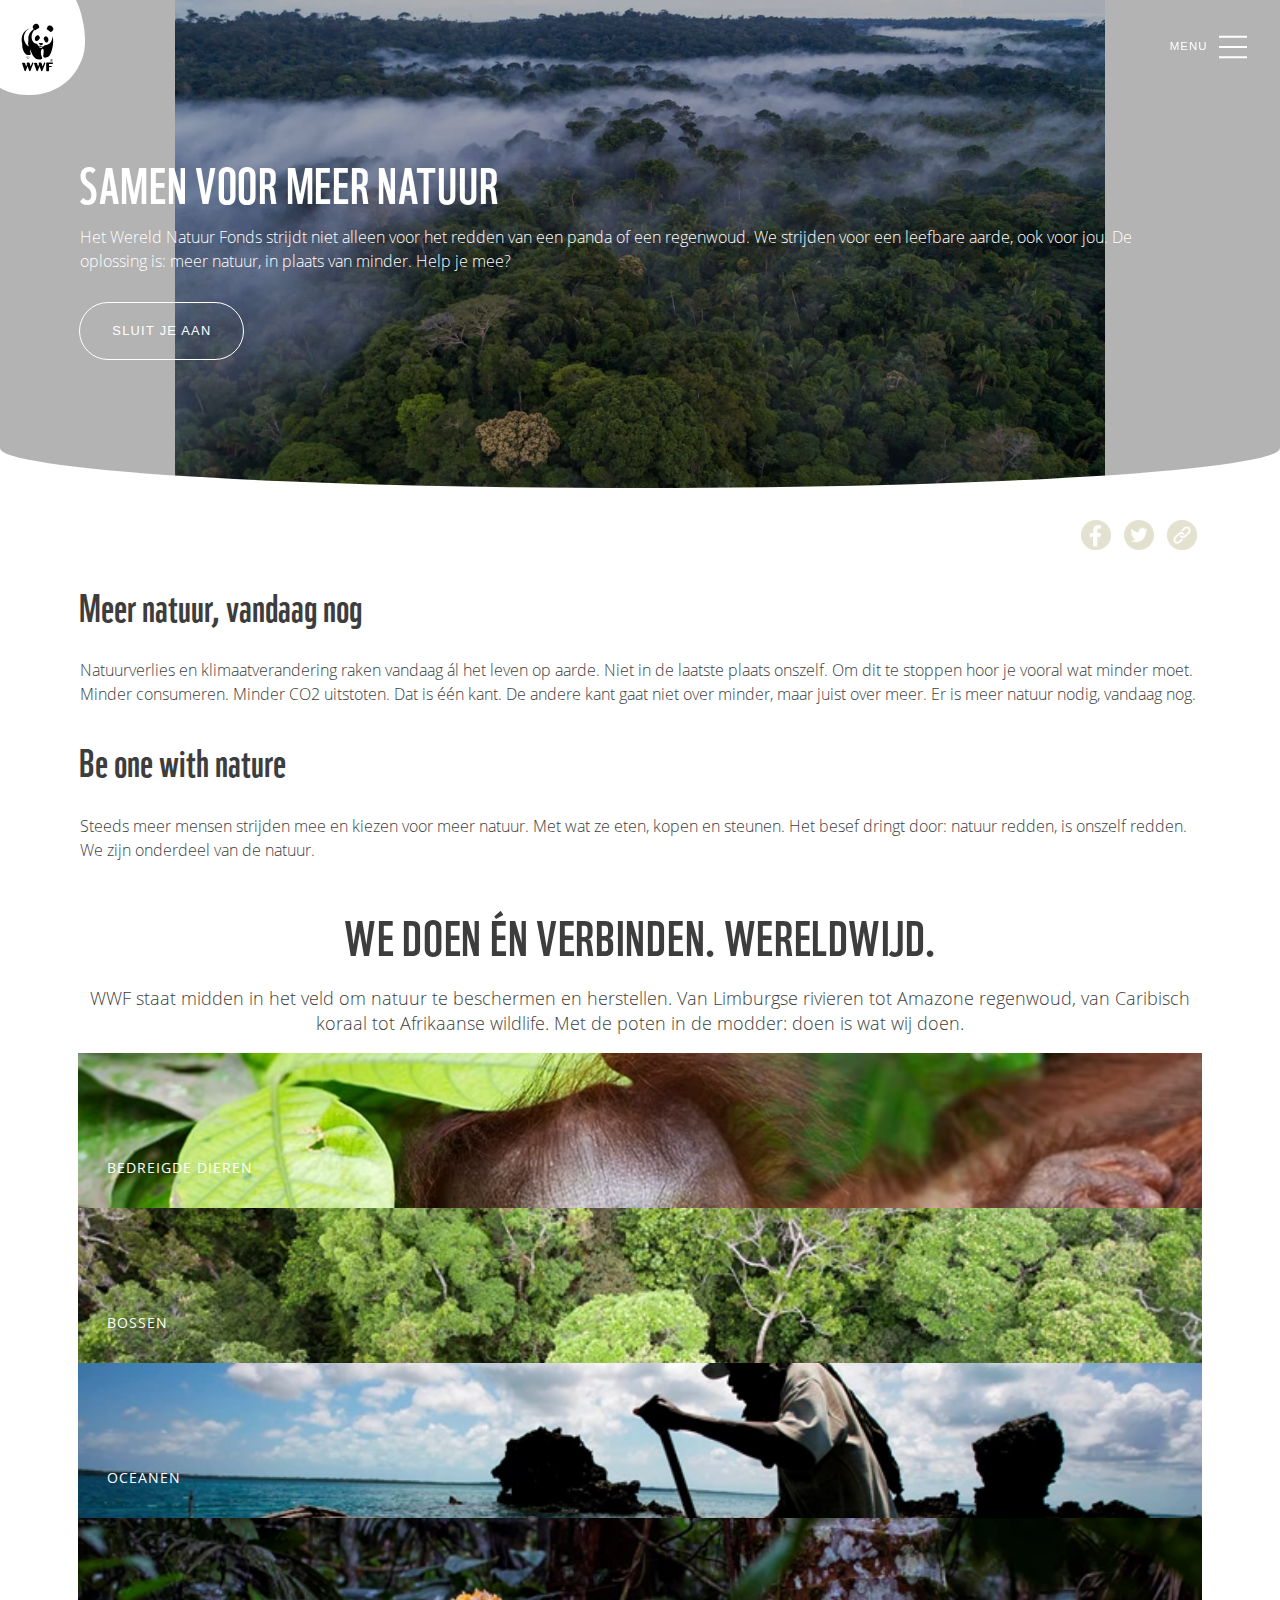
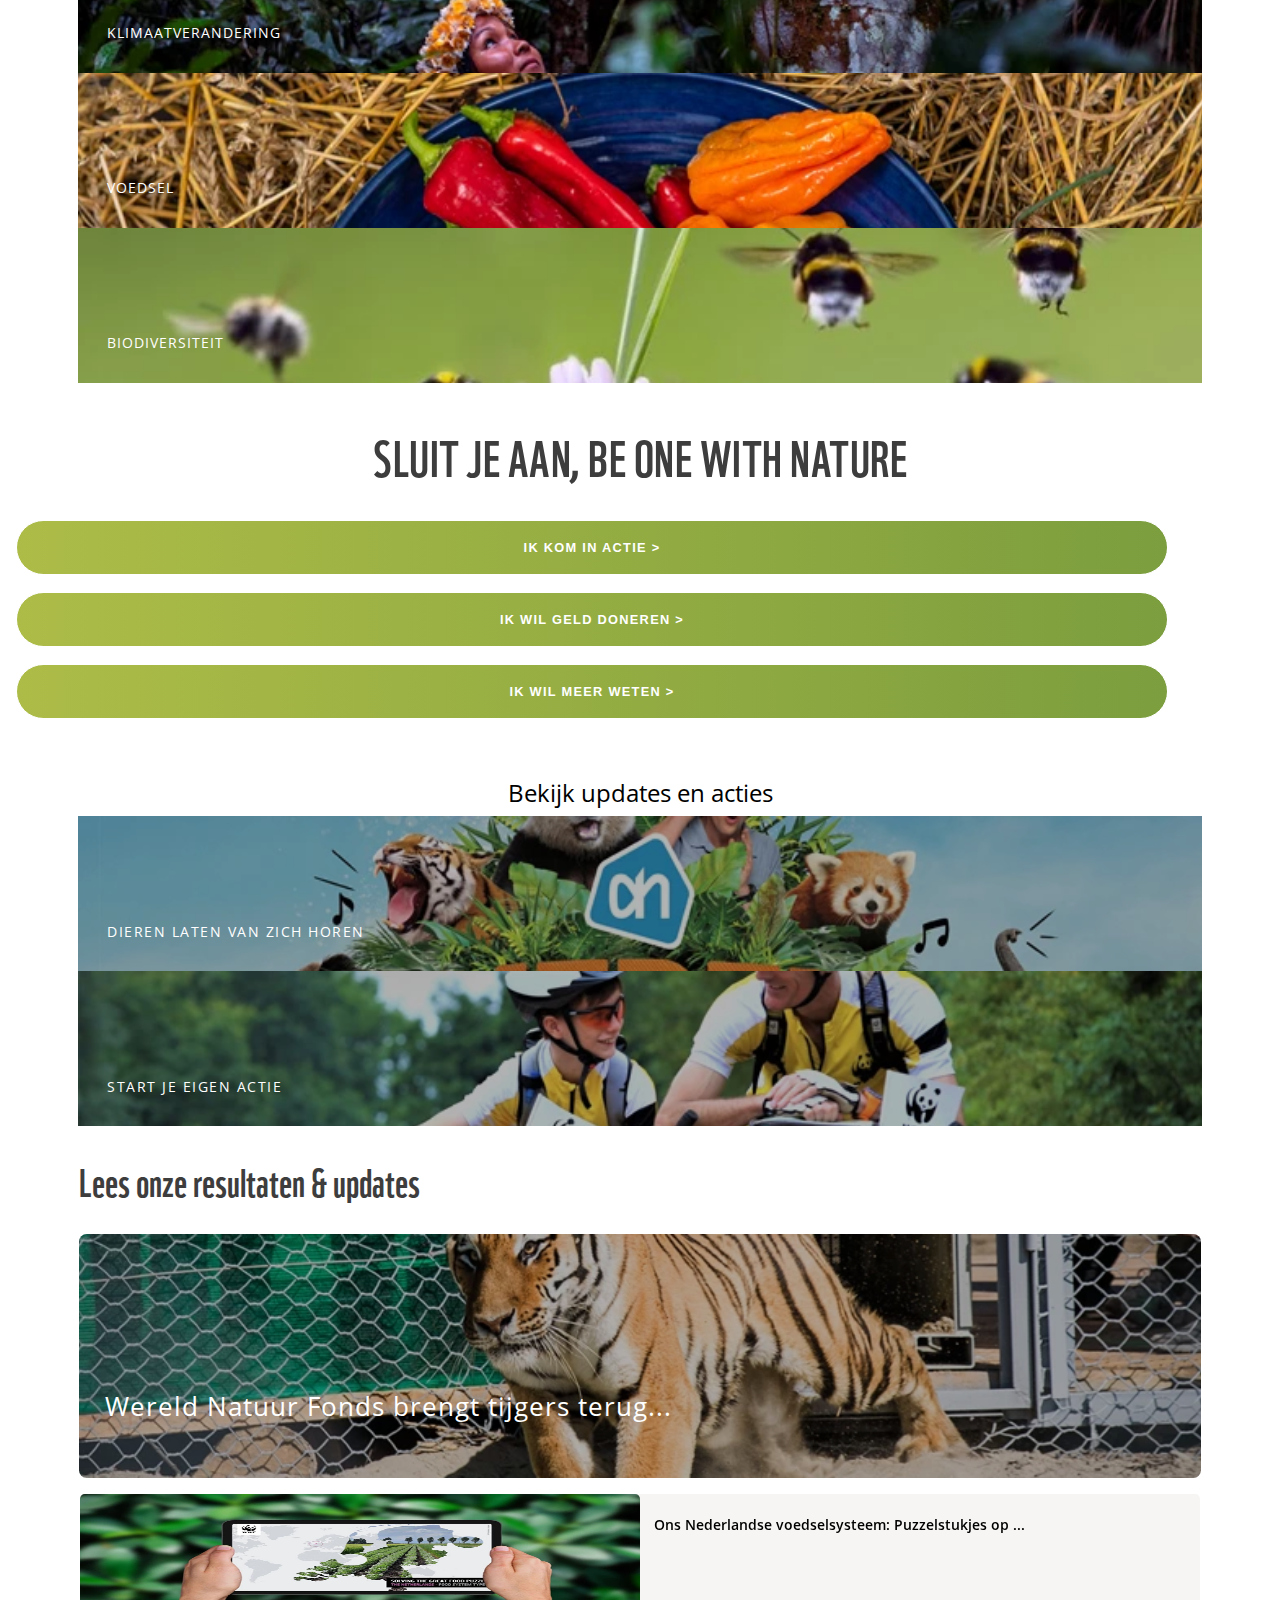
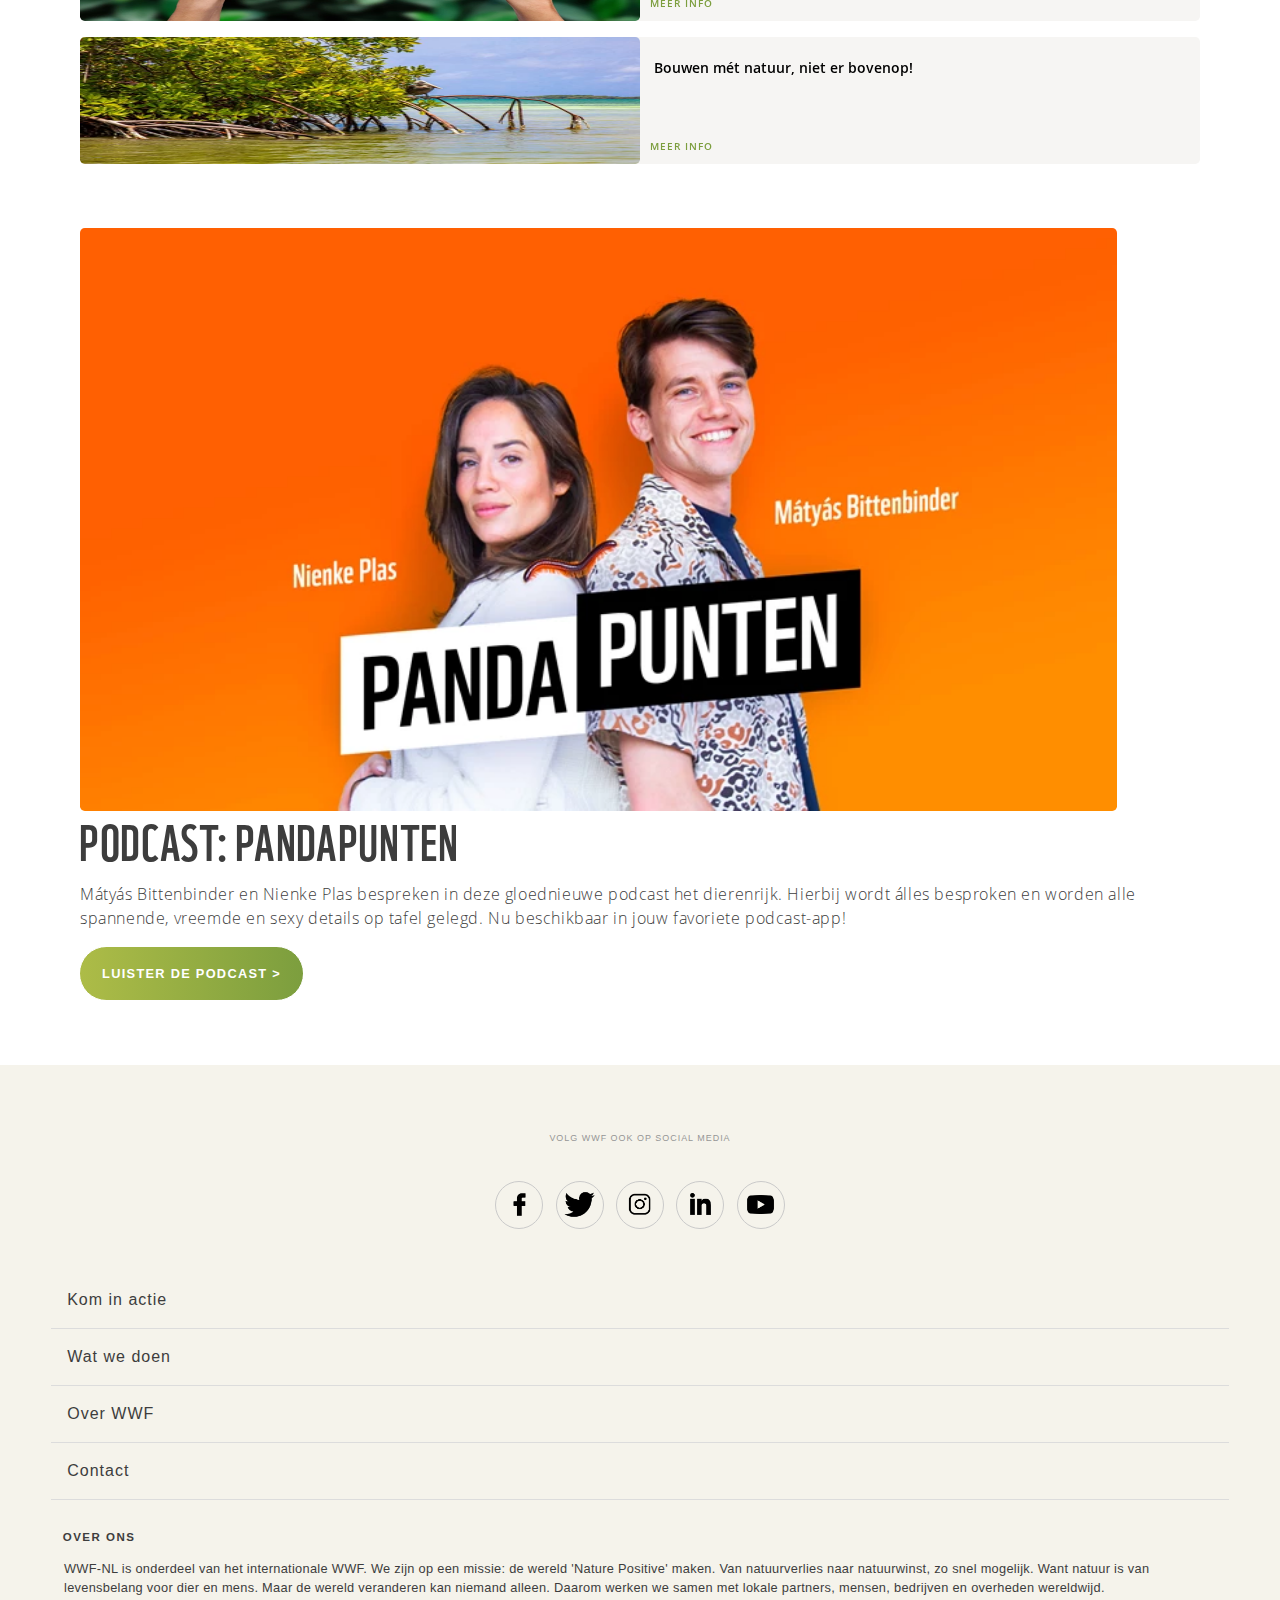
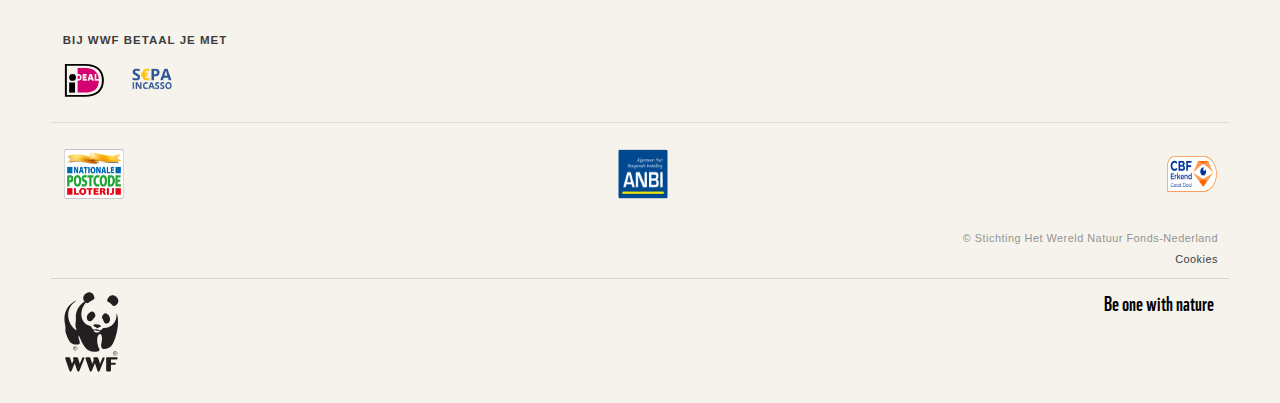
<file: index.html>
<!DOCTYPE html>
<html lang="nl">
<head>
    <meta charset="UTF-8">
    <meta name="viewport" content="width=device-width, initial-scale=1.0">
    <title>WWF</title>
    <link rel="stylesheet" href="style.css"> 
</head>


<body>
    <header>
        <a href="index.html"><img src="images/wwf logo.svg" alt="WWF Logo" width="95"></a>
        <!--met hulp van https://codepen.io/shooft/pen/JjQLVeB  -->
        <li>
            <button aria-expanded="false">
                <!-- span voor styling -->
                <p>menu</p>
                <span></span>
                <span></span>
                <span></span>
            </button>
        </li>
        <nav>
            <form>
                <label for="Zoek"></label>
                <input type="search" id="Zoek" placeholder="Zoek"> 
            </form>
            <section>
                <button>Start je eigen actie</button>
                <button>Doneer</button>
            </section>
                <ul>
                    <li><a href="watwedoen.html">Wat we doen</a></li>
                    <li>Kom in actie</li>
                    <li>Bedreigde dieren</li>
                    <li>Jeugd</li>
                    <li>Webshop</li>
                    <li>Vrijwilligers</li>
                    <li>Winkelwagen</li>
                    <li>Contact</li>
                    <li>Over WWF</li>
                    <li>Mijn acties</li>
                </ul>
        </nav>
    </header>
    <main>
        <section class="amazone">
            <h1>Samen voor meer natuur</h1>
            <p>Het Wereld Natuur Fonds strijdt niet alleen voor het redden van een panda of een regenwoud. We strijden voor een leefbare aarde, ook voor jou. De oplossing is: meer natuur, in plaats van minder. Help je mee?</p>
            <button>Sluit je aan</button>
        </section>
        <section>
            <article> 
                <img src="images/facebook.png" alt="Facebook logo" width="30">
                <img src="images/twittermain.png" alt="Twitter logo" width="30">
                <img src="images/copylinkg.png" alt="Copy link logo" width="30">
            </article>
            <article>
                <h2>Meer natuur, vandaag nog</h2>
                <p>Natuurverlies en klimaatverandering raken vandaag ál het leven op aarde. Niet in de laatste plaats onszelf. Om dit te stoppen hoor je vooral wat minder moet. Minder consumeren. Minder CO2 uitstoten. Dat is één kant. De andere kant gaat niet over minder, maar juist over meer. Er is meer natuur nodig, vandaag nog.</p>
            </article>
            <article>
                <h2>Be one with nature</h2>
                <p>Steeds meer mensen strijden mee en kiezen voor meer natuur. Met wat ze eten, kopen en steunen. Het besef dringt door: natuur redden, is onszelf redden. We zijn onderdeel van de natuur.</p>
            </article>
            <article>
                <h2>We doen én verbinden. Wereldwijd.</h2>
                <p>WWF staat midden in het veld om natuur te beschermen en herstellen. Van Limburgse rivieren tot Amazone regenwoud, van Caribisch koraal tot Afrikaanse wildlife. Met de poten in de modder: doen is wat wij doen.</p>
            </article>
            <article>
                <p>Bedreigde dieren</p>
                <p>Bossen</p>
                <p>Oceanen</p>
                <p>Klimaatverandering</p>
                <p>Voedsel</p>
                <p>Biodiversiteit</p>
            </article>
            <article>
                <h2>Sluit je aan, be one with nature</h2>
                <ul>
                    <li><button>Ik kom in actie  ></button></li>
                    <li><button>Ik wil geld doneren  ></button></li>
                    <li><button>Ik wil meer weten  ></button></li>
                </ul>
            </article>
            <article>
                <h3>Bekijk updates en acties</h3>
                <p>Dieren laten van zich horen</p>
                <p>Start je eigen actie</p>
            </article>
        </section>
        <section>
            <!-- class omdat het een andere styling is dan op de andere pagina -->
            <article class="tijger">
                <h2>Lees onze resultaten & updates</h2>
                <p>Wereld Natuur Fonds brengt tijgers terug...</p>
            </article>
            <!-- class omdat het een andere styling is dan op de andere pagina -->
            <article class="card">
                <img src="images/ipad.webp" alt="Voedsel in Nederland op een ipadscherm" height="127px">
                <h4>Ons Nederlandse voedselsysteem: Puzzelstukjes op ...</h4>
                <p>Meer info</p>
            </article>
            <article>
                <img src="images/eiland.webp" alt="Graanveld" height="127px">
                <h4>Bouwen mét natuur, niet er bovenop!</h4>
                <p>Meer info</p>
            </article>
        </section>
        <section>
            <article>
                <img src="images/podcast.webp" alt="Podcast cover" width="90%">
                <h2>Podcast: Pandapunten</h2>
                <p>Mátyás Bittenbinder en Nienke Plas bespreken in deze gloednieuwe podcast het dierenrijk. Hierbij wordt álles besproken en worden alle spannende, vreemde en sexy details op tafel gelegd. Nu beschikbaar in jouw favoriete podcast-app!</p>
                <button>Luister de podcast ></button>
            </article>
        </section>

    </main>
    <footer>
        <section>
            <article>
                <p>Volg WWF ook op social media</p>
                <img src="images/facebookfooter.png" alt="Facebook logo" width="48">
                <img src="images/twitter.png" alt="Twitter logo" width="48">
                <img src="images/instagram.png" alt="Instagram logo" width="48">
                <img src="images/linkedin.png" alt="Linked in logo" width="48">
                <img src="images/youtube.png" alt="Youtube logo" width="48">
            </article>
            <article>
                <ul>
                    <li><p>Kom in actie</p></li>
                    <li><p>Wat we doen</p></li>
                    <li><p>Over WWF</p></li>
                    <li><p>Contact</p></li>
                </ul>
            </article>
            <article>
                <p>Over ons</p>
                <p>WWF-NL is onderdeel van het internationale WWF. We zijn op een missie: de wereld 'Nature Positive' maken. Van natuurverlies naar natuurwinst, zo snel mogelijk. Want natuur is van levensbelang voor dier en mens. Maar de wereld veranderen kan niemand alleen. Daarom werken we samen met lokale partners, mensen, bedrijven en overheden wereldwijd.</p>
                <p>Bij WWF betaal je met</p>
                <img src="images/ideal.svg" alt="Ideal logo" width="40">
                <img src="images/sepa.webp" alt="Sepa logo" width="50">
            </article>
            <article>
                <img src="images/npl.webp" alt="Nationale Postcode Loterij logo" width="60" height="50">
                <img src="images/anbi.webp" alt="ANBI Logo" width="60" height="50">
                <img src="images/cbf.webp" alt="CBF logo" width="60" height="50">
            </article>
            <article>
                <p>© Stichting Het Wereld Natuur Fonds-Nederland</p>
                <p>Cookies</p>
            </article>
            <article>
                <img src="images/logo-footer.svg" alt="WWF Logo" width="55"> 
                <p>Be one with nature</p>
            </article>
        </section>
    </footer>

    <script src="javascript/index.js"></script>
</body>

</html>
</file>
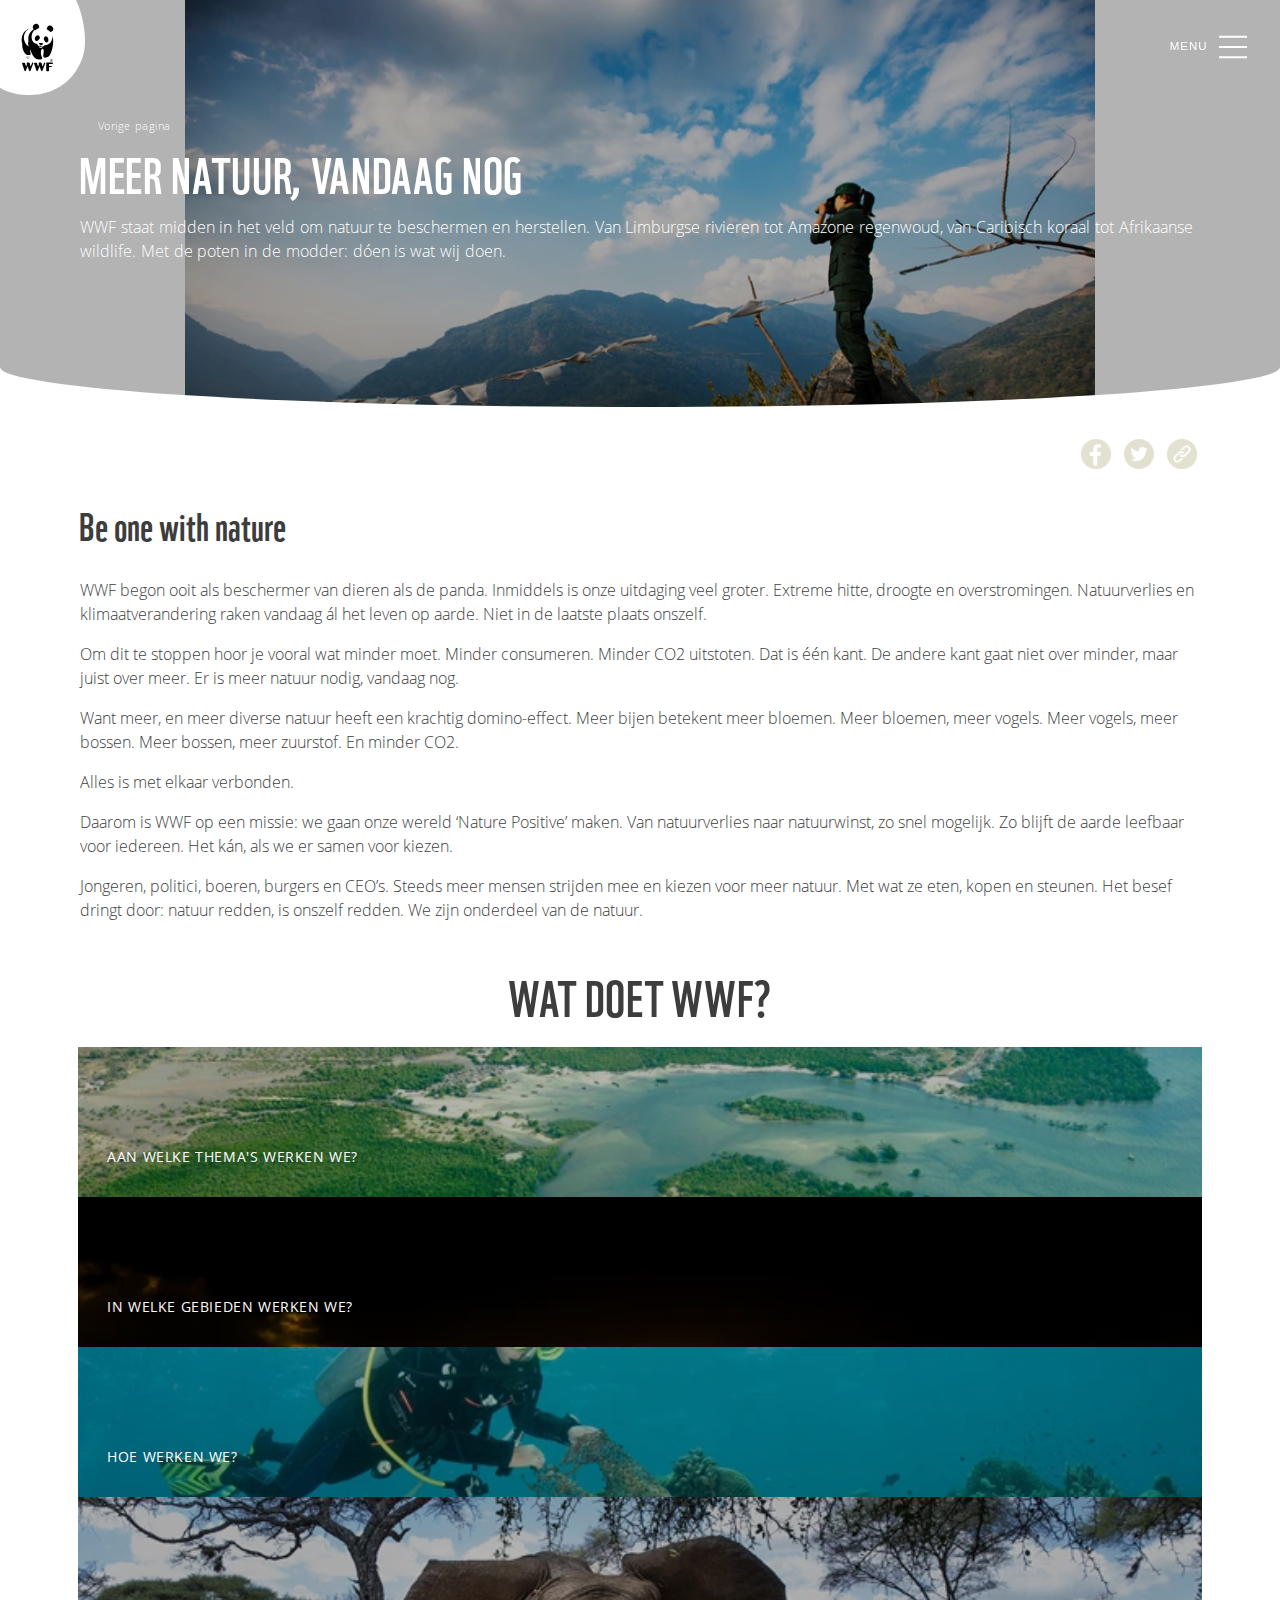
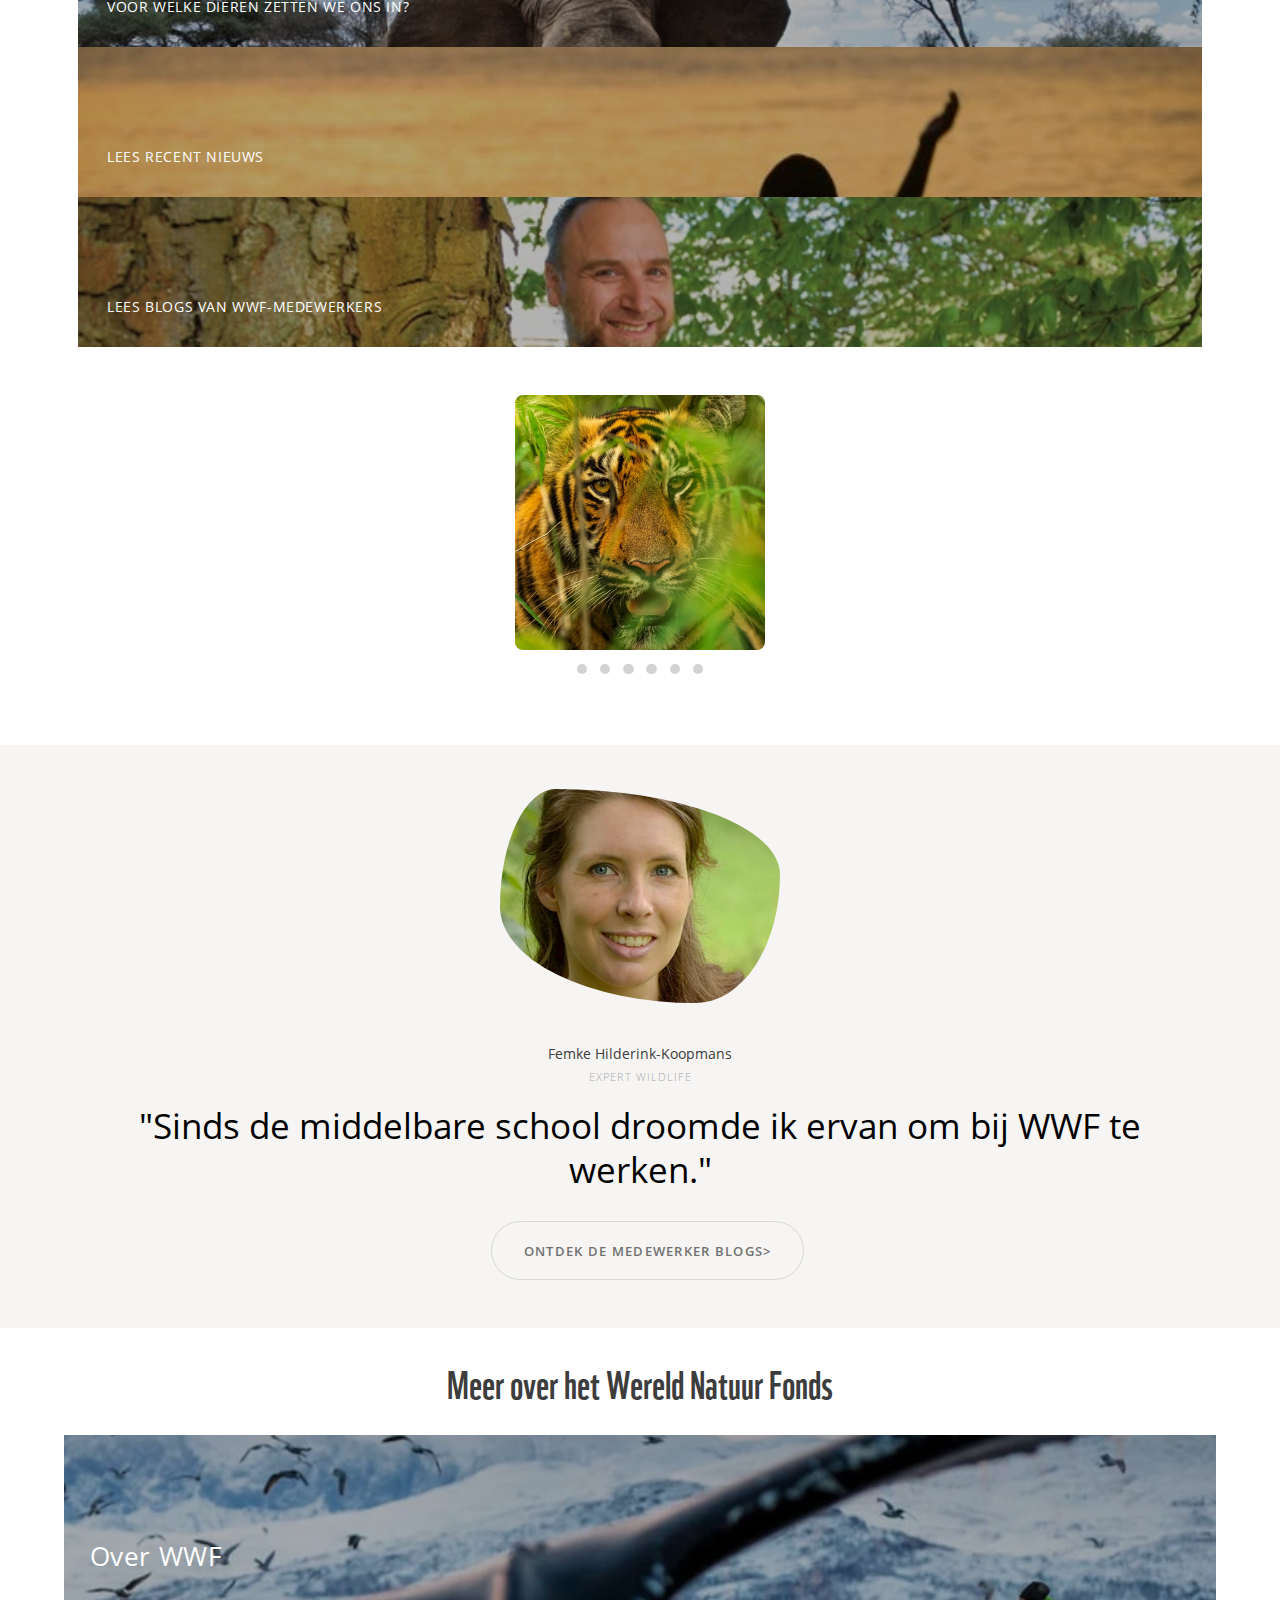
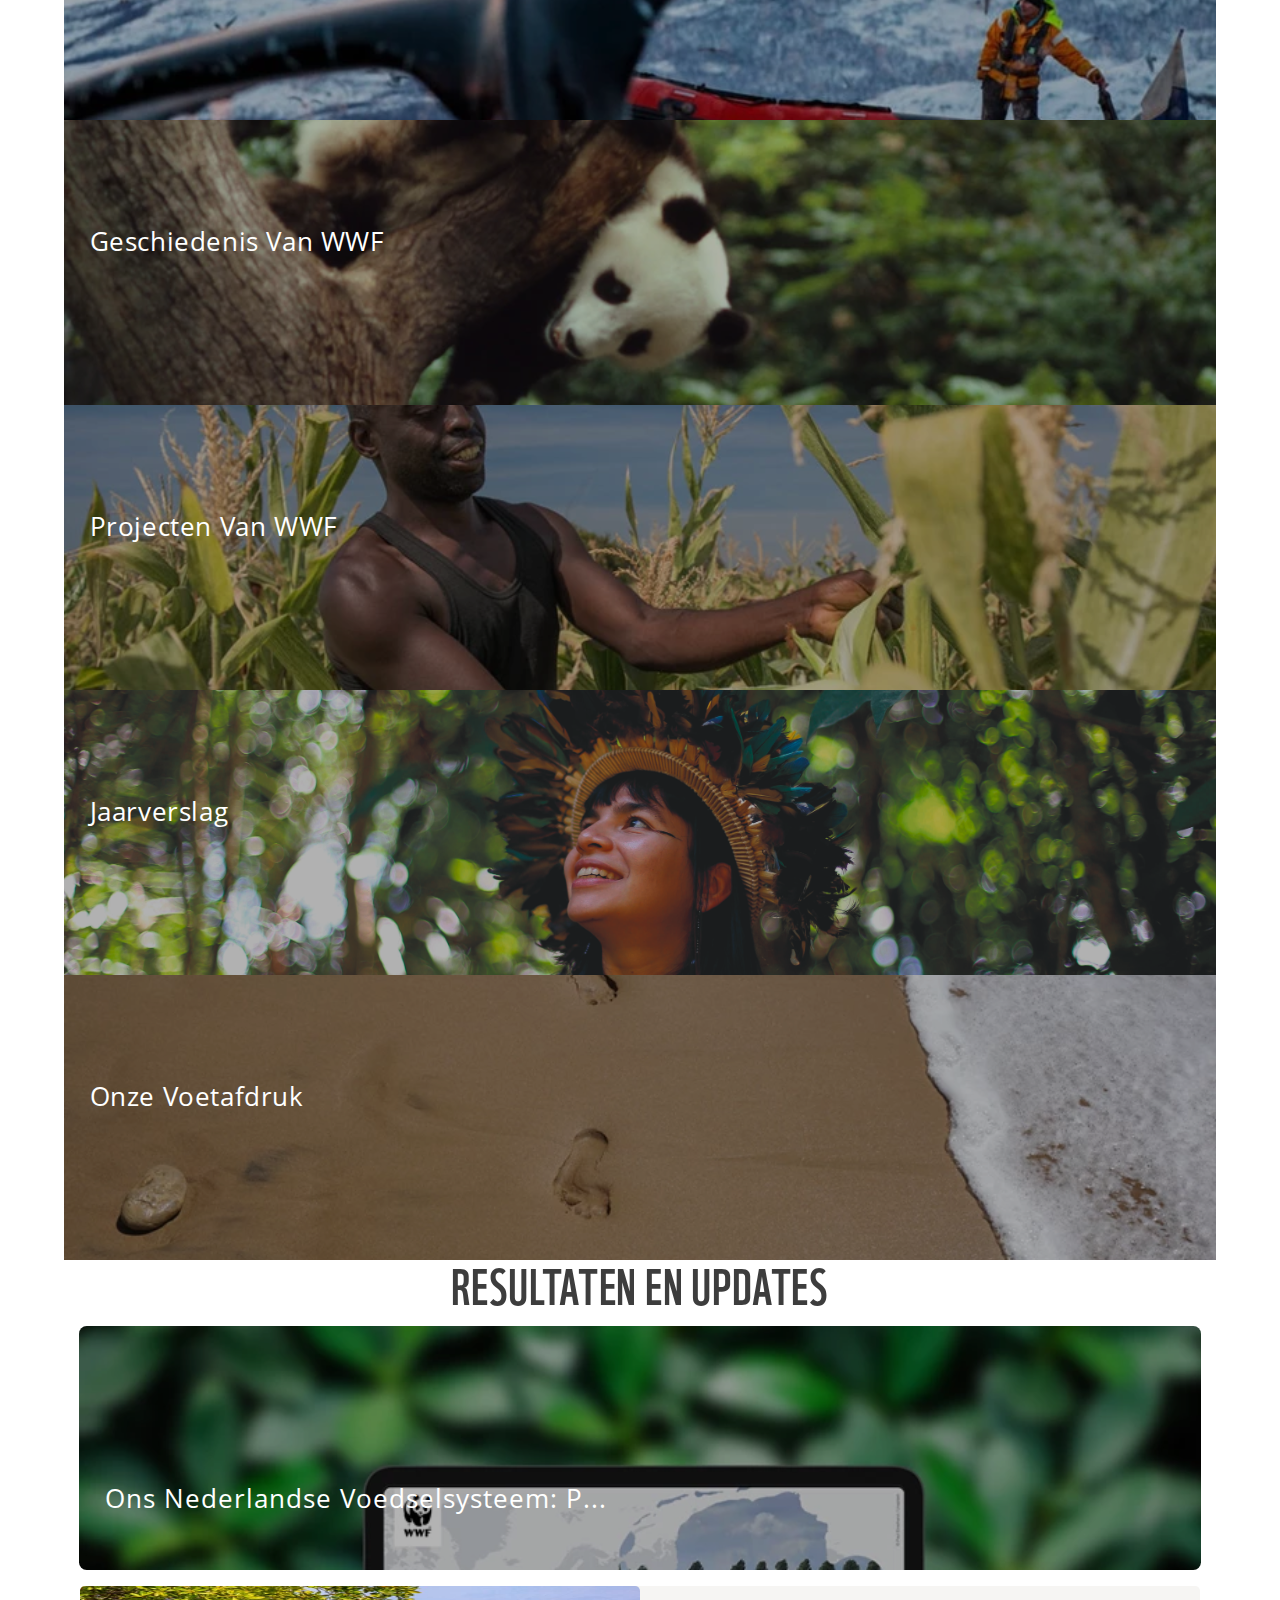
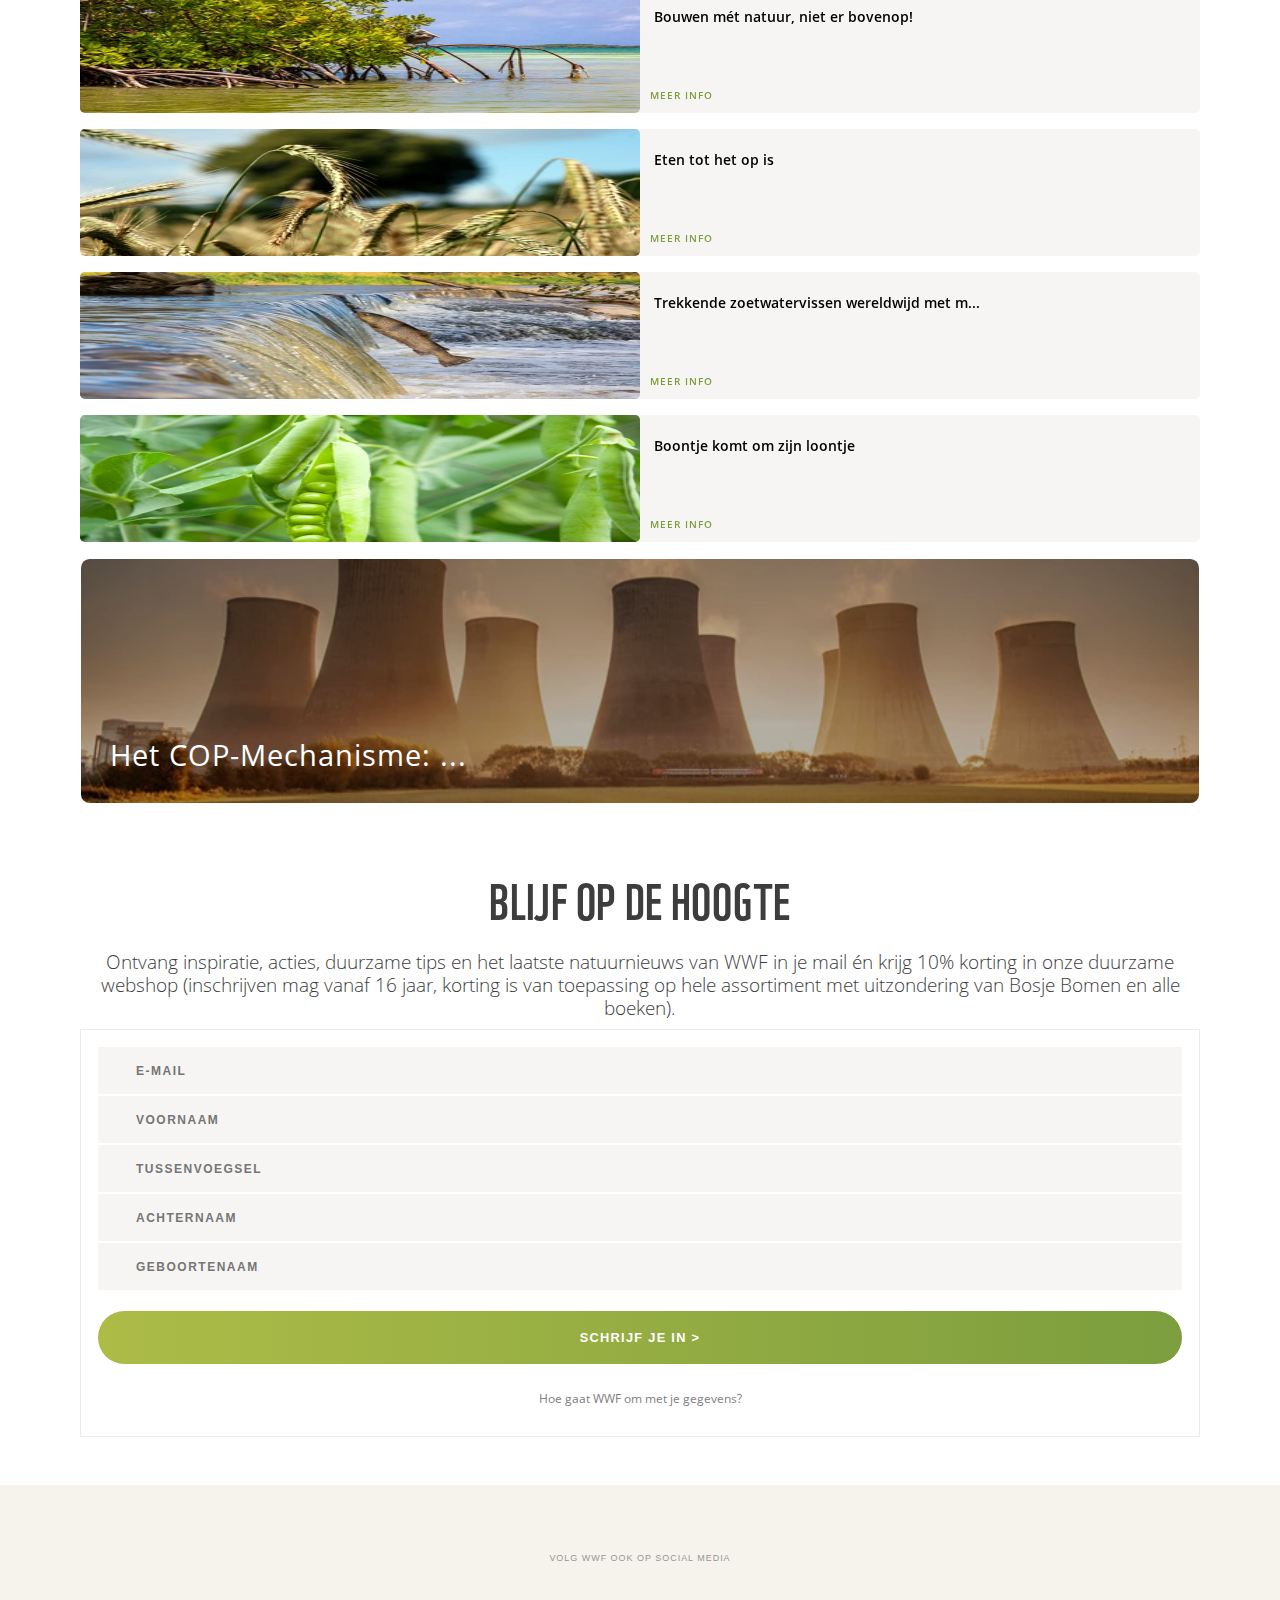
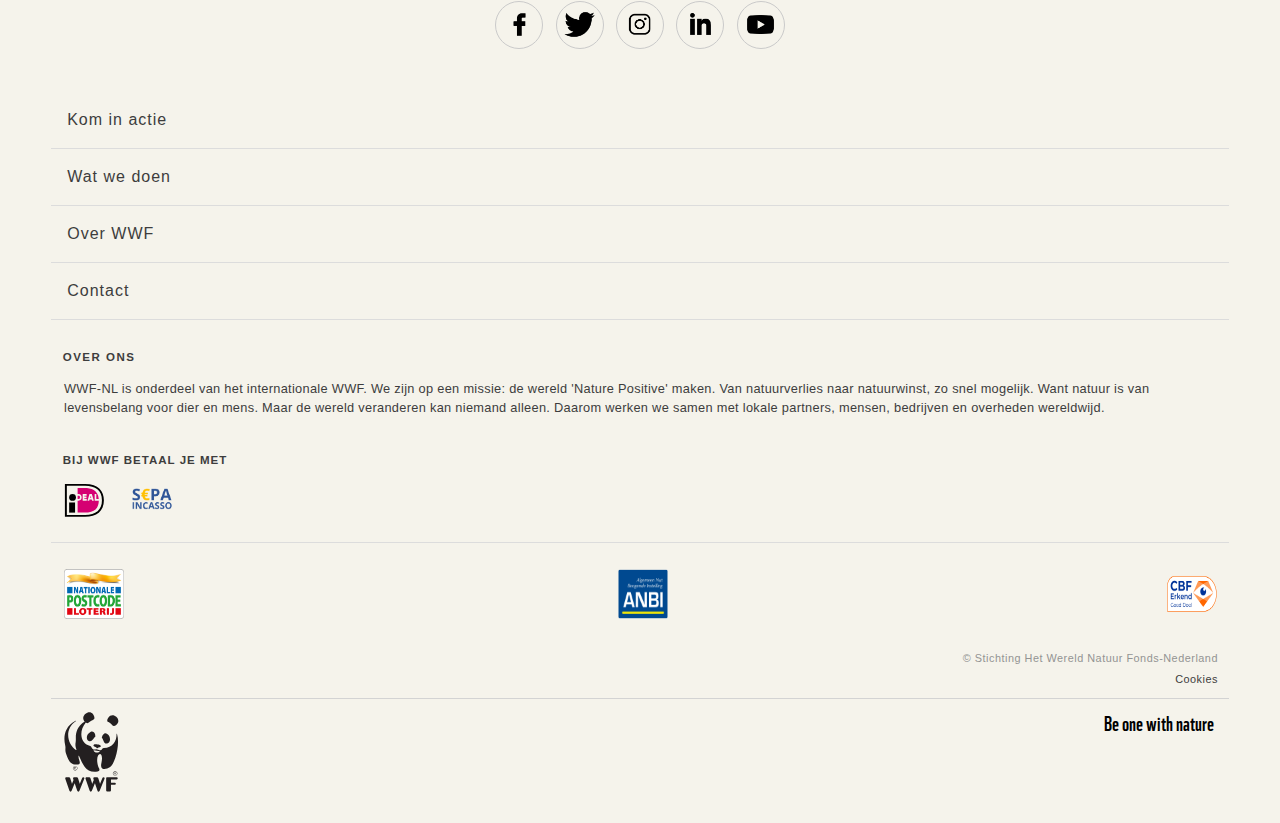
<file: watwedoen.html>
<!DOCTYPE html>
<html lang="nl">
<head>
    <meta charset="UTF-8">
    <meta name="viewport" content="width=device-width, initial-scale=1.0">
    <title>Wat we doen</title>
    <link rel="stylesheet" href="style.css">
</head>

<body>
    <header>
        <a href="index.html"><img src="images/wwf logo.svg" alt="WWF Logo" width="95"></a>
        <!--met hulp van https://codepen.io/shooft/pen/JjQLVeB  -->
        <li>
            <button aria-expanded="false">
                <!-- span voor styling -->
                <p>menu</p>
                <span></span>
                <span></span>
                <span></span>
            </button>
        </li>
        <nav>
            <form>
                <label for="Zoek"></label>
                <input type="search" id="Zoek" placeholder="Zoek"> 
            </form>
            <section>
                <button>Start je eigen actie</button>
                <button>Doneer</button>
            </section>
                <ul>
                    <li><a href="watwedoen.html">Wat we doen</a></li>
                    <li>Kom in actie</li>
                    <li>Bedreigde dieren</li>
                    <li>Jeugd</li>
                    <li>Webshop</li>
                    <li>Vrijwilligers</li>
                    <li>Winkelwagen</li>
                    <li>Contact</li>
                    <li>Over WWF</li>
                    <li>Mijn acties</li>
                </ul>
        </nav>
    </header>
    <main>
        <!-- class omdat het een andere styling is dan op de andere pagina -->
        <section class="natuur">
            <a href="index.html"><p>Vorige pagina</p></a>
            <h1>Meer natuur, vandaag nog</h1>
            <p>WWF staat midden in het veld om natuur te beschermen en herstellen. Van Limburgse rivieren tot Amazone regenwoud, van Caribisch koraal tot Afrikaanse wildlife. Met de poten in de modder: dóen is wat wij doen.</p>
        </section>
        <section>
            <article> 
                <img src="images/facebook.png" alt="Facebook logo" width="30">
                <img src="images/twittermain.png" alt="Twitter logo" width="30">
                <img src="images/copylinkg.png" alt="Copy link logo" width="30">
            </article>
            <article>
                <h2>Be one with nature</h2>
                <p>WWF begon ooit als beschermer van dieren als de panda. Inmiddels is onze uitdaging veel groter. Extreme hitte, droogte en overstromingen. Natuurverlies en klimaatverandering raken vandaag ál het leven op aarde. Niet in de laatste plaats onszelf.</p>
                <p>Om dit te stoppen hoor je vooral wat minder moet. Minder consumeren. Minder CO2 uitstoten. Dat is één kant. De andere kant gaat niet over minder, maar juist over meer. Er is meer natuur nodig, vandaag nog.</p>
                <p>Want meer, en meer diverse natuur heeft een krachtig domino-effect. Meer bijen betekent meer bloemen. Meer bloemen, meer vogels. Meer vogels, meer bossen. Meer bossen, meer zuurstof. En minder CO2.</p>
                <p>Alles is met elkaar verbonden.</p>
                <p>Daarom is WWF op een missie: we gaan onze wereld ‘Nature Positive’ maken. Van natuurverlies naar natuurwinst, zo snel mogelijk. Zo blijft de aarde leefbaar voor iedereen. Het kán, als we er samen voor kiezen.</p>
                <p>Jongeren, politici, boeren, burgers en CEO’s. Steeds meer mensen strijden mee en kiezen voor meer natuur. Met wat ze eten, kopen en steunen. Het besef dringt door: natuur redden, is onszelf redden. We zijn onderdeel van de natuur.</p>
            </article>
            <article>
                <!-- class omdat het een andere styling is dan op de andere pagina -->
                <h2 class="h2">Wat doet WWF?</h2>
                <!-- class omdat het een andere styling is dan op de andere pagina -->
                <article class="images">
                    <p>Aan welke thema's werken we?</p>
                    <p>In welke gebieden werken we?</p>
                    <p>Hoe werken we?</p>
                    <p>Voor welke dieren zetten we ons in?</p>
                    <p>Lees recent nieuws</p>
                    <p>Lees blogs van WWF-Medewerkers</p>
                </article>
                <article>
                    <!-- div voor styling -->
                    <div>
                        <img src="images/tijger.webp" alt="Tijger" width="200">
                    </div>
                    <!-- div en class voor styling en javascript -->
                    <div class="rondjes">
                        <span class="rondje"></span>
                        <span class="rondje"></span>
                        <span class="rondje"></span>
                        <span class="rondje"></span>
                        <span class="rondje"></span>
                        <span class="rondje"></span>
                    </div>
                </article>
            </article>
        </section>
        <section>
            <!-- class omdat het een andere styling is dan op de andere pagina -->
            <article class="vrouw">
                <img src="images/vrouw.webp" alt="vrouw" width="280">
                <p>Femke Hilderink-Koopmans</p>
                <p>Expert wildlife</p>
                <p>"Sinds de middelbare school droomde ik ervan om bij WWF te werken."</p>
                <button>Ontdek de medewerker blogs></button>
            </article>
            <!-- class omdat het een andere styling is dan op de andere pagina -->
            <article class="images2">
                <h2>Meer over het Wereld Natuur Fonds</h2>
                <p>Over WWF</p>
                <p>Geschiedenis van WWF</p>
                <p>Projecten van WWF</p>
                <p>Jaarverslag</p>
                <p>Onze voetafdruk</p>
            </article>
        </section>
        <section>
            <!-- class omdat het een andere styling is dan op de andere pagina -->
            <article class="image3">
                <h2>Resultaten en updates</h2>
                <p>Ons Nederlandse voedselsysteem: P...</p>
            </article>
            <article>
                <img src="images/eiland.webp" alt="Graanveld" height="127px">
                <h4>Bouwen mét natuur, niet er bovenop!</h4>
                <p>Meer info</p>
            </article>
            <article>
                <img src="images/graan.webp" alt="Graanveld" height="127px">
                <h4>Eten tot het op is</h4>
                <p>Meer info</p>
            </article>
            <article>
                <img src="images/vis.webp" alt="Zoetwatervissen" height="127px">
                <h4>Trekkende zoetwatervissen wereldwijd met m...</h4>
                <p>Meer info</p>
            </article>
            <article>
                <img src="images/erwt.webp" alt="Voedsel in Nederland op een ipadscherm" height="127px">
                <h4>Boontje komt om zijn loontje</h4>
                <p>Meer info</p>
            </article>
            <article>
                <p>Het COP-mechanisme: ...</p>
            </article>
        </section>
        <section>
            <h2>Blijf op de hoogte</h2>
            <p>Ontvang inspiratie, acties, duurzame tips en het laatste natuurnieuws van WWF in je mail én krijg 10% korting in onze duurzame webshop (inschrijven mag vanaf 16 jaar, korting is van toepassing op hele assortiment met uitzondering van Bosje Bomen en alle boeken).</p>
        </section>
        <section>
            <!-- placeholder tag met hulp van https://www.w3schools.com/tags/att_input_placeholder.asp  -->
            <form>
                <label for="Email"></label>
                <input type="text" id="Email" placeholder="E-mail">
                <label for="Voornaam"></label>
                <input type="text" id="Voornaam" placeholder="Voornaam">
                <label for="Tussenvoegsel"></label>
                <input type="text" id="Tussenvoegsel" placeholder="Tussenvoegsel">
                <label for="Achternaam"></label>
                <input type="text" id="Achternaam" placeholder="Achternaam">
                <label for="Geboortenaam"></label>
                <input type="text" id="Geboortenaam" placeholder="Geboortenaam">
                <button>Schrijf je in ></button>
                <p>Hoe gaat WWF om met je gegevens?</p>
            </form>
        </section>
    </main>
    <footer>
        <section>
            <article>
                <p>Volg WWF ook op social media</p>
                <img src="images/facebookfooter.png" alt="Facebook logo" width="48">
                <img src="images/twitter.png" alt="Twitter logo" width="48">
                <img src="images/instagram.png" alt="Instagram logo" width="48">
                <img src="images/linkedin.png" alt="Linked in logo" width="48">
                <img src="images/youtube.png" alt="Youtube logo" width="48">
            </article>
            <article>
                <ul>
                    <li><p>Kom in actie</p></li>
                    <li><p>Wat we doen</p></li>
                    <li><p>Over WWF</p></li>
                    <li><p>Contact</p></li>
                </ul>
            </article>
            <article>
                <p>Over ons</p>
                <p>WWF-NL is onderdeel van het internationale WWF. We zijn op een missie: de wereld 'Nature Positive' maken. Van natuurverlies naar natuurwinst, zo snel mogelijk. Want natuur is van levensbelang voor dier en mens. Maar de wereld veranderen kan niemand alleen. Daarom werken we samen met lokale partners, mensen, bedrijven en overheden wereldwijd.</p>
                <p>Bij WWF betaal je met</p>
                <img src="images/ideal.svg" alt="Ideal logo" width="40">
                <img src="images/sepa.webp" alt="Sepa logo" width="50">
            </article>
            <article>
                <img src="images/npl.webp" alt="Nationale Postcode Loterij logo" width="60" height="50">
                <img src="images/anbi.webp" alt="ANBI Logo" width="60" height="50">
                <img src="images/cbf.webp" alt="CBF logo" width="60" height="50">
            </article>
            <article>
                <p>© Stichting Het Wereld Natuur Fonds-Nederland</p>
                <p>Cookies</p>
            </article>
            <article>
                <img src="images/logo-footer.svg" alt="WWF Logo" width="55"> 
                <p>Be one with nature</p>
            </article>
        </section>
    </footer>

    <script src="javascript/index.js"></script>
</body>

</html>
</file>
<file: style.css>
*, *::after, *::before {
    box-sizing: border-box;  
  }

:root {
    --color-background: white;
    --color-text: rgb(61, 61, 61); 
    --color-groen: #ADBC47;
    --color-anderegroen: #7C9E3E; 
    --color-extra: black; 
    --color-footer: #F5F3EB; 
    --color-cards: #F6F5F3;
    --color-image: rgb(179, 179, 179)
}


@font-face {
    font-family: 'Open Sans';
    src: url(OpenSans-Regular.ttf);
}

@font-face {
    font-family: 'WWF';
    src: url(WWF.otf); 
}

@font-face {
    font-family: 'Open Sans Light';
    src: url(OpenSans-Light.ttf);
}

@font-face {
    font-family: 'Open Sans Bold';
    src: url(OpenSans-SemiBold.ttf);
}


body {
    font-family: "Open Sans Light", Helvetica, Arial;
    line-height: 1.3em;
    margin: 0; 
    color: var(--color-text);
}

header {
    display: flex;
    justify-content: space-between;
    position: fixed; 
    top: 0em; 
    left: -0.6em;
    right: 0; 
    margin-bottom: 0; 
    background-color: transparent; 
}



.headerscrol {
    background-color: var(--color-background);
    box-shadow: 0 0.2px 8px gray;
}

.headerscrol li:first-of-type button span {
    background-color: var(--color-extra);
}

.headerscrol li:first-of-type button p {
    color: var(--color-extra);
}

img.logo {
    border-radius: 3em;
    position: absolute;
    left: -0.6em;
}

header li {
    list-style: none;
}

header li:first-of-type button {
    display: grid;
    grid-template-columns: 1fr 1fr;
    align-items: center;
    transition-duration: 0.6s;
    border: none; 
    margin: 0; 
    position: absolute;
    top: 0.5em;
    right: -2.5em; 
}

header li:first-of-type p {
    font-size: 0.9em;
    letter-spacing: 1px;
    margin-left: 1em; 
}



/* <!--met hulp van https://codepen.io/shooft/pen/JjQLVeB  --> */

header li:first-of-type button span {
    width: 2.2em;
    height: 0.23em;
    background-color: var(--color-background);
    grid-row-start: 1;
    grid-column-start: 2;
    transition-duration: 0.6s;
}

header li:first-of-type button span:first-of-type {
    transform: translateY(-0.8em);
}

header li:first-of-type button span:nth-of-type(3) {
    transform: translateY(0.8em);
}

header li:first-of-type button[aria-expanded="true"] span:first-of-type {
    transform: rotate(45deg); 
}

header li:first-of-type button[aria-expanded="true"] span:nth-of-type(2) {
    transform: scale(0); 
}

header li:first-of-type button[aria-expanded="true"] span:nth-of-type(3) {
    transform: rotate(-45deg); 
}





nav {
    background-color: var(--color-background); 
    position: fixed; 
    top: 6em; 
    left: 0; 
    right: 0;
    bottom: 0; 
    translate: -100% 0%;
    transition: translate 0.5s; 
}

nav.openmenu {
    translate: 0% 0%; 
}
  

nav form {
    margin: 0;
    padding: 0; 
    border: none; 
}

nav section:first-of-type {
    display: flex; 
    justify-content: center;
}

nav button {
    color: var(--color-extra); 
    border: 1px solid var(--color-text); 
    border-radius: 2.5em;
    text-transform: uppercase;
    padding-top: 0.8em;
    padding-bottom: 0.8em;
    background: transparent;
    color: var(--color-extra); 
    font-size: 0.7em;
    font-weight: bold;
    margin-bottom: 0em; 
}

nav button:first-of-type {
    margin-left: 2.5em; 
    margin-right: 1em; 
    padding-left: 2em;
    padding-right: 2em;
}

nav button:first-of-type:active {
    background-color: rgb(191, 191, 191);
}


nav button:nth-of-type(2) {
    background: rgb(221, 122, 1); 
    color: var(--color-background); 
    margin-right: 2.5em; 
    padding-left: 4em;
    padding-right: 4em;
}

nav a:visited {
    color: var(--color-text);
}

nav ul {
    margin-left: 1.7em;
    margin-top: 0; 
    padding: 0;
    border-top: solid 1px rgb(222, 222, 222); 
    font-family: "Open Sans";
    font-size: 0.9em; 
    letter-spacing: 1px; 
}

nav li:first-of-type {
    padding-top: 1em;
}

nav li {
    padding-bottom: 2em;
}


nav input::placeholder {
    color: var(--color-extra); 
    font-size: 1em; 
    font-weight: normal; 
    text-transform: uppercase;
    letter-spacing: 1px;
    padding-left: 1.3em; 
}




/* met hulp van https://www.w3schools.com/cssref/pr_background-blend-mode.php */
/* met hulp van https://css-tricks.com/almanac/properties/b/border-radius/  */
.amazone {
    background-image: url('images/amazone.webp');
    background-color: var(--color-image); 
    background-blend-mode: multiply;
    background-repeat: no-repeat;
    background-size: 930px;
    background-position: center;
    padding-top: 9em;
    padding-bottom: 8em;
    color: var(--color-background);
    background-position: 50% 0%;
    border-radius: 0em 0em 80em 80em / 0em 0em 5em 5em; 
}


/* met hulp van https://www.w3schools.com/cssref/pr_background-blend-mode.php */
/* met hulp van https://css-tricks.com/almanac/properties/b/border-radius/  */
.natuur {
    background-image: url('images/foto.webp');
    background-color: var(--color-image); 
    background-blend-mode: multiply;
    background-repeat: no-repeat;
    background-size: 910px;
    background-position: center;
    padding-top: 7em;
    padding-bottom: 8em;
    color: var(--color-background);
    background-position: 50% 0%;
    border-radius: 0em 0em 80em 80em / 0em 0em 5em 5em; 
    padding-right: 1em;
    word-spacing: 0.05em;
}



h1 {
    font-family: "WWF", 'Arial Bold'; 
    font-size: 3.1em;
    font-weight: 80; 
    text-transform: uppercase;
    line-height: 50px;
    margin: 0.3em;
    letter-spacing: 0.7px;
}

h2 {
    font-family: "WWF", 'Arial Bold'; 
    font-size: 2.4em;
    font-weight: lighter;
    margin: 0.4em;
    margin-top: 0.8em;
    margin-bottom: 0.7em;
    line-height: 50px;
}

h3 {
    text-align: center;
    color: var(--color-extra); 
    font-size: 1.5em; 
    font-weight: 500; 
    margin: 0.5em; 
}

p {
    margin: 1em; 
    font-size: 1em;
    line-height: 1.5em;
}

main section:nth-of-type(2) article:nth-of-type(4) p {
    line-height: 1.4em;
}

button {
    border: 1px solid var(--color-background);
    border-radius: 3em;
    font-size: "Open Sans";
    text-transform: uppercase;
    padding-top: 1.6em;
    padding-bottom: 1.6em;
    padding-left: 2.5em;
    padding-right: 2.5em;
    background: transparent;
    color: var(--color-background); 
    font-size: 0.8em;
    letter-spacing: 0.1em;
    font-weight: 500;
    margin-left: 1.2em;
    margin-top: 1em;
    cursor: pointer;
}

ul {
    list-style-type: none;
}


footer {
    background: var(--color-footer); 
    margin-left: 0;
    margin-right: 0; 
    padding-top: 4.5em;
    font-family: sans-serif;
    font-size: 0.8em;
    font-weight: 500;
    padding-left: 0.8em;
    padding-right: 0.8em; 
    line-height: 1.4em;
}

footer img {
    margin-left: 1em;
    margin-right: 0.5em;
}

footer li {
    border-bottom: 1px solid rgb(220, 220, 220); 
}



footer ul {
    display: flex; 
    flex-direction: column;
    font-size: 1.25em;
    letter-spacing: 1px;
    padding-left: 0em; 
    margin-top: 2em;
}

footer li:active {
    color: var(--color-anderegroen); 
}

footer article:nth-of-type(3) {
    border-bottom: 1px solid rgb(220, 220, 220); 
    padding-bottom: 1.5em;
}

footer article:nth-of-type(4) {
    padding-top: 1.5em;
    padding-bottom: 1.5em;
}

footer article:nth-of-type(5) p {
    text-align: right;
    font-size: 0.85em; 
    letter-spacing: 0.5px;
    
}

footer article:nth-of-type(5) {
    border-bottom: 1px solid lightgrey; 
}


footer article:nth-of-type(4) {
    display: flex;
    flex-direction: row;
    justify-content: space-between;
    margin-top: 0.6em;
}

footer article:first-of-type {
    display: block; 
    text-align: center; 
    color: rgb(150, 150, 150); 
    font-size: 0.7em;
    text-transform: uppercase;
    letter-spacing: 1px;
}



footer section:first-of-type article:first-of-type img {
    padding: 0.5em;
    border: solid 0.01em rgb(202, 202, 202); 
    border-radius: 50%;  
    margin: 0.5em;
    margin-top: 3em;
}

footer article:nth-of-type(3) p:first-child {
    font-weight: 700; 
    font-size: 0.9em;
    text-transform: uppercase;
    letter-spacing: 1.5px;
    margin-top: 2.5em;
}

footer article:nth-of-type(3) p:nth-of-type(2) {
    letter-spacing: 0.3px;
}

footer article:nth-of-type(3) p:nth-of-type(3) {
    font-weight: 700; 
    font-size: 0.9em;
    text-transform: uppercase;
    letter-spacing: 1px;
    margin-top: 3em;
}

footer article:nth-of-type(5) p:first-of-type {
    color: rgb(147, 147, 147);
    margin-bottom: -0.5em; 
}


footer article:last-of-type {
    position: relative; 
    padding-top: 1em;
    padding-bottom: 2em;
}

footer article:last-of-type p {
    font-family: "WWF", 'Arial Bold'; 
    font-size: 1.6em;
    color: var(--color-extra); 
    position: absolute;
    top: -0.6em;
    right: -0.3em;
}

main section:nth-of-type(2) article:first-child {
    display: flex;
    justify-content: flex-end;
    gap: 0.8em;
    margin-top: 2em;
    margin-bottom: 2em; 
    margin-right: 1.2em;
}



main section:nth-of-type(2) article:first-child img:active {
    background-color: var(--color-controles);
}

main section:nth-of-type(2) article:nth-of-type(5) {
    font-family: "Open Sans", Helvetica, Arial;
    color: var(--color-background);
    text-transform: uppercase; 
}


main section:nth-of-type(2) article:nth-of-type(5) p {
    margin-bottom: 0; 
    margin-top: 0; 
    display: flex; 
    justify-content: flex-start;
    align-items: flex-end;
    padding-left: 2em;
    padding-bottom: 2em; 
    font-size: 0.9em;
    letter-spacing: 1px;
}

main section:nth-of-type(2) article:nth-of-type(5) p:active {
    align-items: flex-start;
    padding-top: 2em;
}



main section:nth-of-type(2) article:nth-of-type(5) p:first-of-type {
    background-image: url('images/aap.avif');
    background-size: cover; 
    height: 155px; 
}

main section:nth-of-type(2) article:nth-of-type(5) p:nth-of-type(2) {
    background-image: url('images/bossen.webp');
    background-size: cover; 
    height: 155px;
}

main section:nth-of-type(2) article:nth-of-type(5) p:nth-of-type(3) {
    background-image: url('images/vissen.webp');
    background-size: cover; 
    height: 155px;
}

main section:nth-of-type(2) article:nth-of-type(5) p:nth-of-type(4) {
    background-image: url('images/vrouw_bos.webp');
    background-size: cover; 
    height: 155px;
}

main section:nth-of-type(2) article:nth-of-type(5) p:nth-of-type(5) {
    background-image: url('images/paprika.webp');
    background-size: cover; 
    height: 155px;
}

main section:nth-of-type(2) article:nth-of-type(5) p:nth-of-type(6) {
    background-image: url('images/bijen.webp');
    background-size: cover; 
    height: 155px;
}

main section:nth-of-type(2) article:nth-of-type(7) {
    color: var(--color-background);
}



main section:nth-of-type(2) article:nth-of-type(7) p {
    margin-bottom: 0; 
    margin-top: 0; 
    display: flex; 
    justify-content: flex-start;
    align-items: flex-end;
    padding-left: 2em;
    padding-bottom: 2em; 
    font-size: 0.9em;
    letter-spacing: 1.5px;
    text-transform: uppercase; 
    padding-right: 7em;
}


/* met hulp van https://www.w3schools.com/cssref/pr_background-blend-mode.php */
main section:nth-of-type(2) article:nth-of-type(7) p:nth-of-type(1) {
    background-image: url('images/albertheijn.webp');
    background-color: var(--color-image); 
    background-blend-mode: multiply;
    background-size: cover; 
    height: 155px;
}

/* met hulp van https://www.w3schools.com/cssref/pr_background-blend-mode.php */
main section:nth-of-type(2) article:nth-of-type(7) p:nth-of-type(2) {
    background-image: url('images/actie.webp');
    background-color: var(--color-image); 
    background-blend-mode: multiply;
    background-size: cover; 
    height: 155px;
}

/* met hulp van https://www.w3schools.com/cssref/pr_background-blend-mode.php */
.tijger p {
    color: var(--color-background);
    margin-bottom: 0; 
    margin-top: 0; 
    display: flex; 
    justify-content: flex-start;
    align-items: flex-end;
    padding-left: 1em;
    padding-bottom: 2em; 
    font-family: "Open Sans";
    font-size: 1.6em;
    letter-spacing: 1px;
    background-image: url('images/tijger2.webp');
    background-color: var(--color-image); 
    background-blend-mode: multiply;
    background-size: cover; 
    background-position: center;
    border-radius: 0.3em;
    height: 244px;
    margin: 0.6em;
}


/* met hulp van https://www.w3schools.com/cssref/pr_background-blend-mode.php */
.image3 p {
    background-image: url('images/ipad.webp');
    font-family: "Open Sans", Helvetica, Arial;
    color: var(--color-background);
    margin-bottom: 0; 
    margin-top: 0; 
    display: flex; 
    justify-content: flex-start;
    align-items: flex-end;
    padding-left: 1em;
    padding-bottom: 2em; 
    font-size: 1.6em;
    letter-spacing: 1px;
    text-transform: capitalize; 
    background-color: var(--color-image); 
    background-blend-mode: multiply;
    background-size: cover; 
    border-radius: 0.3em;
    height: 244px;
    margin: 0.6em;
}


/* met hulp van https://www.w3schools.com/cssref/pr_background-blend-mode.php */
main section:nth-of-type(4) article:nth-of-type(6) p {
    background-image: url('images/fabrieken.webp');
    background-position: center;
    font-family: "Open Sans", Helvetica, Arial;
    color: var(--color-background);
    margin-bottom: 0; 
    margin-top: 1em; 
    display: flex; 
    justify-content: flex-start;
    align-items: flex-end;
    padding-left: 1em;
    padding-right: 2.5em; 
    padding-bottom: 1em; 
    font-size: 1.8em;
    line-height: normal;
    letter-spacing: 1px;
    text-transform: capitalize; 
    background-color: var(--color-image); 
    background-blend-mode: multiply;
    background-size: cover; 
    border-radius: 0.3em;
    height: 244px;
    margin: 0.6em;
    margin-bottom: 2.5em; 
}





.images {
    color: var(--color-background);
    text-transform: uppercase; 
}

.images p {
    margin-bottom: 0; 
    margin-top: 0; 
    font-family: "Open Sans", Helvetica, Arial;
    display: flex; 
    justify-content: flex-start;
    align-items: flex-end;
    padding-left: 2em;
    padding-bottom: 2em; 
    font-size: 0.9em;
    letter-spacing: 1.5px;
    padding-right: 7em;
}

/* met hulp van https://www.w3schools.com/cssref/pr_background-blend-mode.php */
.images p:first-of-type {
    background-image: url('images/amazonerivier.webp');
    background-size: cover; 
    height: 150px; 
    background-color: var(--color-image); 
    background-blend-mode: multiply;
}

/* met hulp van https://www.w3schools.com/cssref/pr_background-blend-mode.php */
.images p:nth-of-type(2) {
    background-image: url('images/zonnestraal.webp');
    background-size: cover; 
    height: 150px;
    background-color: var(--color-image); 
    background-blend-mode: multiply;
}

/* met hulp van https://www.w3schools.com/cssref/pr_background-blend-mode.php */
.images p:nth-of-type(3) {
    background-image: url('images/duik.webp');
    background-size: cover; 
    height: 150px;
    background-color: var(--color-image); 
    background-blend-mode: multiply;
}

/* met hulp van https://www.w3schools.com/cssref/pr_background-blend-mode.php */
.images p:nth-of-type(4) {
    background-image: url('images/olifant.webp');
    background-size: cover; 
    height: 150px;
    background-color: var(--color-image); 
    background-blend-mode: multiply;
}

/* met hulp van https://www.w3schools.com/cssref/pr_background-blend-mode.php */
.images p:nth-of-type(5) {
    background-image: url('images/zwem.webp');
    background-size: cover; 
    height: 150px;
    background-color: var(--color-image); 
    background-blend-mode: multiply;
}

/* met hulp van https://www.w3schools.com/cssref/pr_background-blend-mode.php */
.images p:nth-of-type(6) {
    background-image: url('images/manboom.webp');
    background-size: cover; 
    height: 150px;
    background-color: var(--color-image); 
    background-blend-mode: multiply;
}







main section:nth-of-type(2) article:nth-of-type(4) {
    font-size: 1.1em;
    text-align: center;
}



a p:first-of-type {
    font-size: 0.7em; 
    color: var(--color-background); 
    letter-spacing: 0.5px; 
    margin-top: 0.5em; 
    margin-left: 3em; 
}

a:link {
    text-decoration: none;
}


main section:nth-of-type(2) ul {
    display: flex;
    flex-direction: column;
    align-items: stretch;
    justify-content: center;
    padding: 0; 
    margin: 0; 
    padding-bottom: 3em;
}


/* met hulp van https://www.w3schools.com/css/css3_gradients.asp  */
main section:nth-of-type(2) li button {
    background-image: linear-gradient(to right, #ADBC47, #7C9E3E, #ADBC47); 
    background-position: 0% 50%;
    background-size: 200% 200%;
    color: var(--color-background); 
    text-align: center; 
    width: 90vw; 
    font-weight: 550;
    padding-top: 1.5em;
    padding-bottom: 1.5em;
    border-radius: 30px;
    margin-bottom: 0.3em;
    cursor: pointer;
    transition: all 0.3s ease-out; 
}


main section:nth-of-type(2) li button:active {
    background-position: 100% 0%;
    background-size: 300% 300%;
}

main {
    border-radius: 0em 0em 80em 80em / 0em 0em 5em 5em;
}

main article:last-of-type p {
    letter-spacing: 0.6px;
}

/* met hulp van https://www.w3schools.com/css/css3_gradients.asp  */
main article:last-of-type button {
    background-image: linear-gradient(to right, #ADBC47, #7C9E3E, #ADBC47); 
    background-position: 0% 50%;
    background-size: 200% 200%;
    color: var(--color-background); 
    text-align: center; 
    font-weight: 550;
    margin-top: 0em;
    padding-top: 1.5em;
    padding-bottom: 1.5em;
    border-radius: 30px;
    margin-bottom: 0.3em;
    padding-left: 1.7em;
    padding-right: 1.7em;
    cursor: pointer;
    transition: all 0.3s ease-out; 
    margin-bottom: 5em;
}



main article:last-of-type button:active {
    background-position: 100% 0%;
    background-size: 300% 300%;
}

main section:nth-of-type(2) li {
    width: 90vw; 
    margin-left: 0.2em;
    margin-right: 1.35; 
}

main section:nth-of-type(2) article:nth-of-type(7) {
    font-family: "Open Sans", Helvetica, Arial;
}


.card {
    background-color: var(--color-cards); 
    display: grid; 
    grid-template-columns: 1fr 1fr;
    grid-template-rows: 1fr max-content; 
    margin: 1em;
    border-radius: 0.3em;
    position: relative;
    font-family: "Open Sans Bold", Helvetica Bold, Arial;
    color: var(--color-extra); 
    line-height: 1.5em;
}

.card img {
    grid-row: -1/1; 
    border-radius: 0.3em; 
    width: 100%;
}


.card h4 {
    font-size: 0.9em;
    margin-left: 1em; 
}

.card p {
    font-size: 0.6em;
    color: var(--color-anderegroen); 
    margin-bottom: 0; 
    margin-left: 1em; 
    display: flex;
    grid-column: 2;
    position: absolute;
    bottom: 1em;
    text-transform: uppercase;
    letter-spacing: 1px;
}


main section:nth-of-type(3) article:nth-of-type(3) {
    background-color: var(--color-cards); 
    display: grid; 
    grid-template-columns: 1fr 1fr;
    grid-template-rows: 1fr max-content; 
    margin: 1em;
    border-radius: 0.3em;
    position: relative;
    font-family: "Open Sans Bold", Helvetica Bold, Arial;
    color: var(--color-extra); 
    line-height: 1.5em;
}

main section:nth-of-type(3) article:nth-of-type(3) img {
    grid-row: -1/1; 
    border-radius: 0.3em; 
    width: 100%;
}


main section:nth-of-type(3) article:nth-of-type(3) h4 {
    font-size: 0.9em;
    font-weight: 800;
    margin-left: 1em; 
}

main section:nth-of-type(3) article:nth-of-type(3) p {
    font-size: 0.6em;
    color: var(--color-anderegroen); 
    margin-bottom: 0; 
    margin-left: 1em; 
    display: flex;
    grid-column: 2;
    position: absolute;
    bottom: 1em;
    text-transform: uppercase;
    letter-spacing: 1px;
}



main section:nth-of-type(4) article:nth-of-type(2) {
    background-color: var(--color-cards); 
    display: grid; 
    grid-template-columns: 1fr 1fr;
    grid-template-rows: 1fr max-content; 
    margin: 1em;
    border-radius: 0.3em;
    position: relative;
    font-family: "Open Sans Bold", Helvetica Bold, Arial;
    color: var(--color-extra); 
    line-height: 1.5em;
}

main section:nth-of-type(4) article:nth-of-type(2) img {
    grid-row: -1/1; 
    border-radius: 0.3em; 
    width: 100%;
}


main section:nth-of-type(4) article:nth-of-type(2) h4 {
    font-size: 0.9em;
    font-weight: 800;
    margin-left: 1em; 
}

main section:nth-of-type(4) article:nth-of-type(2) p {
    font-size: 0.6em;
    color: var(--color-anderegroen); 
    margin-bottom: 0; 
    margin-left: 1em; 
    display: flex;
    grid-column: 2;
    position: absolute;
    bottom: 1em;
    text-transform: uppercase;
    letter-spacing: 1px;
    font-weight: 600;
}

main section:nth-of-type(4) article:nth-of-type(3) {
    background-color: var(--color-cards); 
    display: grid; 
    grid-template-columns: 1fr 1fr;
    grid-template-rows: 1fr max-content; 
    margin: 1em;
    border-radius: 0.3em;
    position: relative;
    font-family: "Open Sans Bold", Helvetica Bold, Arial;
    color: var(--color-extra); 
    line-height: 1.5em;
}

main section:nth-of-type(4) article:nth-of-type(3) img {
    grid-row: -1/1; 
    border-radius: 0.3em; 
    width: 100%;
}


main section:nth-of-type(4) article:nth-of-type(3) p {
    font-size: 0.6em;
    color: var(--color-anderegroen); 
    margin-bottom: 0; 
    margin-left: 1em; 
    display: flex;
    grid-column: 2;
    position: absolute;
    bottom: 1em;
    text-transform: uppercase;
    letter-spacing: 1px;
    font-weight: 600;
}

main section:nth-of-type(4) article:nth-of-type(3) h4 {
    font-size: 0.9em;
    font-weight: 800;
    margin-left: 1em; 
}


main section:nth-of-type(4) article:nth-of-type(4) {
    background-color: var(--color-cards); 
    display: grid; 
    grid-template-columns: 1fr 1fr;
    grid-template-rows: 1fr max-content; 
    margin: 1em;
    border-radius: 0.3em;
    position: relative;
    font-family: "Open Sans Bold", Helvetica Bold, Arial;
    color: var(--color-extra); 
    line-height: 1.5em;
}

main section:nth-of-type(4) article:nth-of-type(4) img {
    grid-row: -1/1; 
    border-radius: 0.3em; 
    width: 100%;
}


main section:nth-of-type(4) article:nth-of-type(4) h4 {
    font-size: 0.9em;
    font-weight: 800;
    margin-left: 1em; 
}

main section:nth-of-type(4) article:nth-of-type(4) p {
    font-size: 0.6em;
    color: var(--color-anderegroen); 
    margin-bottom: 0; 
    margin-left: 1em; 
    display: flex;
    grid-column: 2;
    position: absolute;
    bottom: 1em;
    text-transform: uppercase;
    letter-spacing: 1px;
    font-weight: 600;
}


main section:nth-of-type(4) article:nth-of-type(5) {
    background-color: var(--color-cards); 
    display: grid; 
    grid-template-columns: 1fr 1fr;
    grid-template-rows: 1fr max-content; 
    margin: 1em;
    border-radius: 0.3em;
    position: relative;
    font-family: "Open Sans Bold", Helvetica Bold, Arial;
    color: var(--color-extra); 
    line-height: 1.5em;
}

main section:nth-of-type(4) article:nth-of-type(5) img {
    grid-row: -1/1; 
    border-radius: 0.3em; 
    width: 100%;
}


main section:nth-of-type(4) article:nth-of-type(5) p {
    font-size: 0.6em;
    color: var(--color-anderegroen); 
    margin-bottom: 0; 
    margin-left: 1em; 
    display: flex;
    grid-column: 2;
    position: absolute;
    bottom: 1em;
    text-transform: uppercase;
    letter-spacing: 1px;
    font-weight: 600;
}

main section:nth-of-type(4) article:nth-of-type(5) h4 {
    font-size: 0.9em;
    font-weight: 800;
    margin-left: 1em; 
}





main section:last-of-type img {
    border-radius: 0.3em;
    margin: 1em; 
    margin-top: 3em; 
    margin-bottom: 0em; 
}





div:first-of-type {
    display: flex; 
    justify-content: center;
    margin-top: 3em;
}

div:first-of-type img {
    border-radius: 0.5em;
    width: 250px; 
}

div:nth-of-type(2) {
    display: flex;
    align-items: center; 
    justify-content: center;
    margin-top: 0.5em;
    margin-bottom: 4em;
}

.rondje {
    width: 0.65em;
    height: 0.65em;
    background: lightgrey;
    border-radius: 30px;
    display: block; 
    margin: 0.4em;
}



.rondje.active {
    background: var(--color-anderegroen); 
    scale: 1.2; 
}




.vrouw {
    background-color: var(--color-cards); 
    text-align: center;
    padding-bottom: 3em; 
    margin-bottom: 1em;
}

/* met hulp van https://css-tricks.com/almanac/properties/b/border-radius/  */
.vrouw img {
    margin: 2.75em; 
    margin-bottom: 1.3em; 
    border-radius: 20% 80% 30% 70% / 55% 40% 60% 45%;
}


.vrouw p:first-of-type {
    font-family: "Open Sans", Helvetica Bold, Arial;
    font-size: 0.9em; 
    color: var(--color-text); 
    margin-bottom: 0.3em; 
}

.vrouw p:nth-of-type(2){
    font-size: 0.7em; 
    color: darkgrey; 
    text-transform: uppercase;
    letter-spacing: 1px; 
    margin-top: 0; 
}

.vrouw button {
    font-family: "Open Sans Bold", Helvetica Bold, Arial; 
    color: rgb(113, 113, 113); 
    font-weight: 550;
    border: 1px solid rgb(214, 214, 214); 
    padding-top: 1.5em;
    padding-bottom: 1.5em; 
    border-radius: 3em;
}

.vrouw button:active {
    background-color: var(--color-background);
}

.images2 h2 {
    text-align: center;
}

main section:nth-of-type(5) p {
    text-align: center;
    font-size: 1.2em; 
    line-height: 1.2em;
    font-weight: light; 
    margin: 0.5em;
}

form {
    display: block; 
    padding: 1em; 
    border: 1px solid rgb(235, 235, 235); 
    margin-right: 1em; 
    margin-left: 1em; 
    margin-bottom: 3em; 
}

form p {
    font-family: "Open Sans", Helvetica, Arial;
    text-align: center;
    font-size: 0.75em; 
    color: grey; 
}

input {
    background-color: #F6F5F3;
    border: 1px solid var(--color-background); 
    width: 100%;
    padding-top: 1.2em;
    padding-bottom: 1.2em; 
}

input::placeholder {
    color: rgb(117, 117, 117); 
    font-size: 0.9em; 
    font-weight: bolder;
    text-transform: uppercase;
    letter-spacing: 1.5px;
    padding-left: 3em; 
}

/* met hulp van https://www.w3schools.com/css/css3_gradients.asp  */
form button {
    background-image: linear-gradient(to right, #ADBC47, #7C9E3E, #ADBC47); 
    background-position: 0% 50%;
    background-size: 200% 200%;
    color: var(--color-background); 
    text-align: center; 
    font-weight: 550;
    padding-top: 1.5em;
    padding-bottom: 1.5em;
    border-radius: 30px;
    margin-top: 1.5em; 
    margin-bottom: 1em;
    width: 100%; 
    margin-left: 0em;
}

form button:active {
    background-position: 100% 0%;
    background-size: 300% 300%;
    transition: all 0.3s ease-out;
}


.images2 p {
    color: var(--color-background);

}

/* met hulp van https://www.w3schools.com/cssref/pr_background-blend-mode.php */
.images2 p {
    font-family: "Open Sans", Helvetica, Arial;
    margin-bottom: 0; 
    margin-top: 0; 
    display: flex;  
    justify-content: flex-start;
    align-items: flex-start;
    padding-left: 1em;
    padding-top: 4em;
    padding-right: 6em;
    font-size: 1.6em;
    letter-spacing: 1px;
    text-transform: capitalize; 
    background-color: var(--color-image); 
    background-blend-mode: multiply;
    background-size: cover; 
    height: 244px;
    margin: 0.6em;
}

.images2 p:first-of-type {
    background-image: url('images/walvis.webp');
    background-size: cover; 
    height: 285px; 
    margin: 0; 
    background-position: center;
}

.images2 p:nth-of-type(2) {
    background-image: url('images/panda.webp');
    background-size: cover; 
    height: 285px; 
    margin: 0; 
    background-position: center;
}

.images2 p:nth-of-type(3) {
    background-image: url('images/manmais.webp');
    background-size: cover; 
    height: 285px; 
    margin: 0; 
    background-position: center;
}

.images2 p:nth-of-type(4) {
    background-image: url('images/indianentooi.jpeg');
    background-size: cover; 
    height: 285px; 
    margin: 0; 
    background-position: center;
}

.images2 p:nth-of-type(5) {
    background-image: url('images/strand\ voet.webp');
    background-size: cover; 
    height: 285px; 
    margin: 0; 
    background-position: center;
}



/* aanpassingen na de toegankelijkheidsttest week 4 */



/* h1's vervangen */

main article:nth-of-type(4) h2 {
    font-family: "WWF", 'Arial Bold'; 
    font-size: 2.8em;
    font-weight: 80; 
    text-transform: uppercase;
    line-height: 50px;
    margin: 0.3em;
    letter-spacing: 0.7px;
    text-align: center;
    margin-top: 1em;
    margin-bottom: 0.5em;
    color: var(--color-text); 
}

main article:nth-of-type(6) h2 {
    font-family: "WWF", 'Arial Bold'; 
    font-size: 3.1em;
    font-weight: 80; 
    text-transform: uppercase;
    line-height: 50px;
    margin: 0.3em;
    letter-spacing: 0.5px;
    text-align: center;
    margin-top: 1em;
    margin-bottom: 0.5em;
}




.h2 {
    font-family: "WWF", 'Arial Bold'; 
    font-size: 3.1em;
    font-weight: 80;
    text-transform: uppercase;
    line-height: 50px;
    margin: 0.3em;
    letter-spacing: 0.7px;
    text-align: center;
    margin-top: 1em;
    margin-bottom: 0.5em;
}

main section:nth-of-type(4) h2 {
    font-family: "WWF", 'Arial Bold'; 
    font-size: 3.1em;
    font-weight: 80; 
    text-transform: uppercase;
    line-height: 50px;
    margin: 0.3em;
    letter-spacing: 0.7px;
    margin-top: 0em;
}




main section:nth-of-type(5) h2 {
    font-family: "WWF", 'Arial Bold'; 
    font-size: 3.1em;
    font-weight: 80;
    text-transform: uppercase;
    line-height: 50px;
    margin: 0.3em;
    letter-spacing: 0.7px;
    text-align: center;
    margin-top: 1em;
    margin-bottom: 0.5em;
}

.image3 h2 {
    font-family: "WWF", 'Arial Bold'; 
    font-size: 3.1em;
    font-weight: 80; 
    text-transform: uppercase;
    line-height: 50px;
    margin: 0.3em;
    letter-spacing: 0.7px;
    color: var(--color-text);
    margin-top: 3em;
    margin-bottom: 0.5em;
    text-align: center;
}

/* h3 die geen h3 hoort te zijn vervangen */
.vrouw p:nth-of-type(3) {
    font-family: "Open Sans";
    font-size: 2.2em;
    line-height: 1.25em;
    text-align: center;
    color: var(--color-extra);
    font-weight: 500;
    margin: 0.5em;
}


/* margins fixen als telefoon gekantelt wordt */
/* met hulp van https://www.w3schools.com/cssref/css3_pr_mediaquery.php */
@media only screen and (orientation: landscape) {
    main {
        margin-left: 4em;
        margin-right: 4em; 
    }

    .amazone {
        margin-left: -4em;
        margin-right: -4em;
        padding-left: 4em;
        padding-right: 4em;
    }

    .natuur {
        margin-left: -4em;
        margin-right: -4em;
        padding-left: 4em;
        padding-right: 4em;
    }

    li button {
        margin-left: -4em;
        margin-right: -4em;
    }

    .vrouw {
        margin-left: -4em;
        margin-right: -4em;
        padding-left: 4em;
        padding-right: 4em;
    }

    .images2 p {
        margin: -4em;
    }

    footer {
        padding-left: 4em;
        padding-right: 4em;
    }

}
</file>
